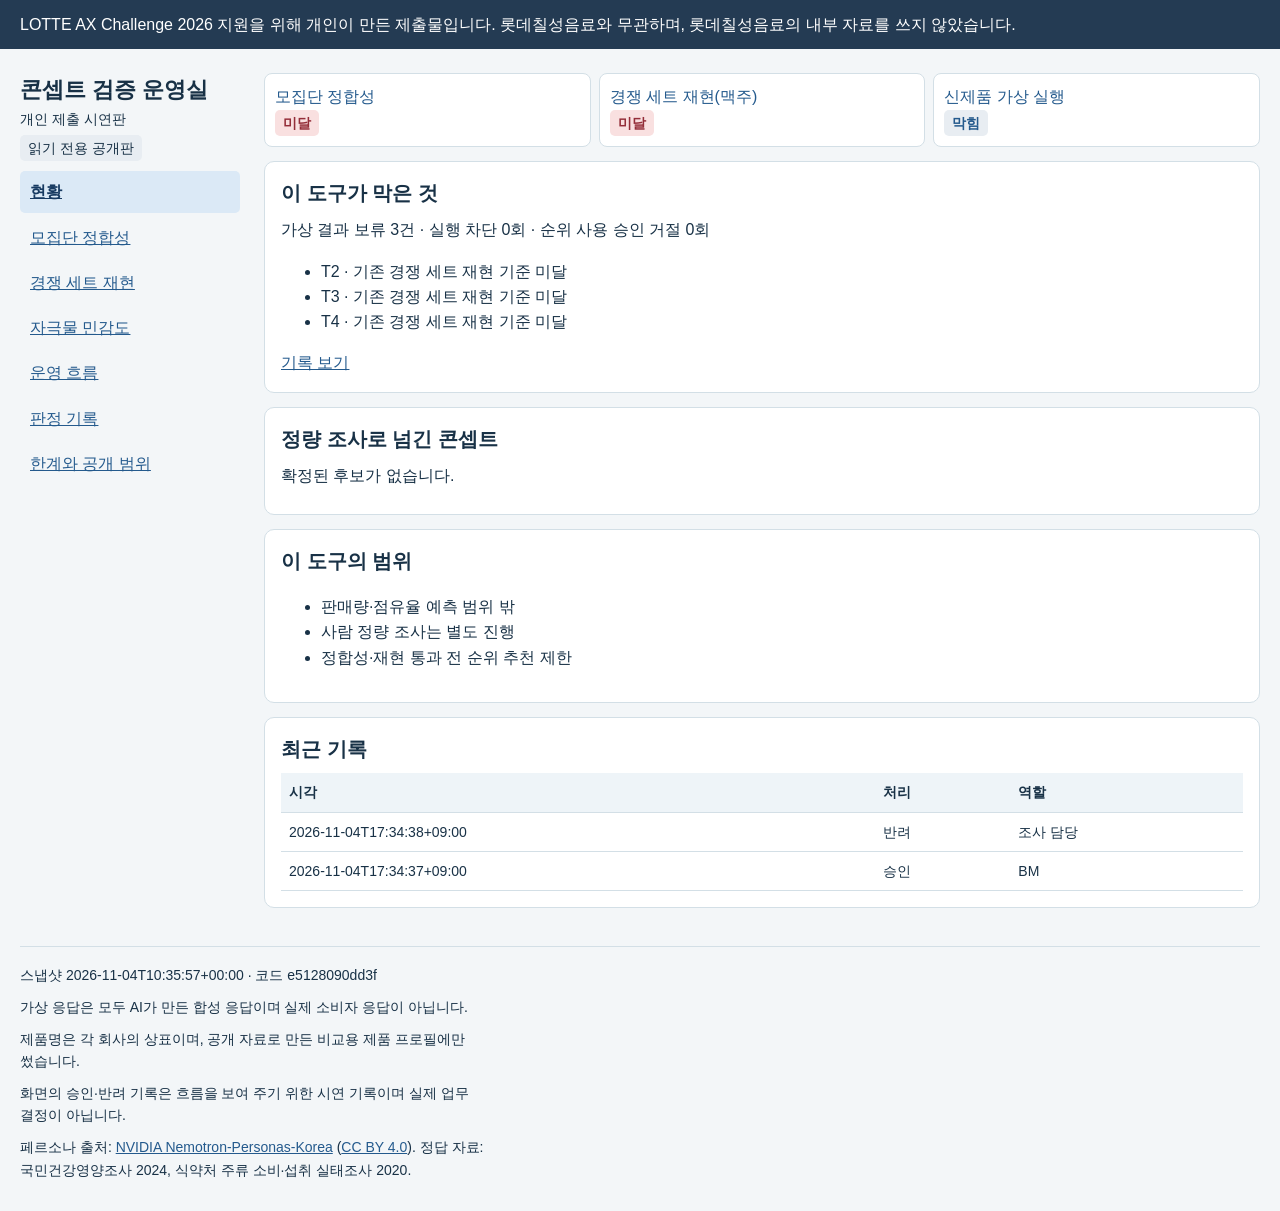
<file: docs/index.html>
<!doctype html><html lang="ko"><head><meta charset="utf-8"><meta name="viewport" content="width=device-width,initial-scale=1">
<title>콘셉트 검증 운영실 (개인 제출 시연판)</title><link rel="stylesheet" href="public.css"></head>
<body><header><div class="wrap">LOTTE AX Challenge 2026 지원을 위해 개인이 만든 제출물입니다. 롯데칠성음료와 무관하며, 롯데칠성음료의 내부 자료를 쓰지 않았습니다.</div></header>
<div class="wrap shell"><aside><h1>콘셉트 검증 운영실 <small>개인 제출 시연판</small></h1><p class="label">읽기 전용 공개판</p><nav aria-label="시연판 메뉴"></nav></aside>
<main id="screen"><p>스냅샷 불러오는 중</p></main></div>
<footer class="wrap"><p id="snapshot"></p><p>가상 응답은 모두 AI가 만든 합성 응답이며 실제 소비자 응답이 아닙니다.</p>
<p>제품명은 각 회사의 상표이며, 공개 자료로 만든 비교용 제품 프로필에만 썼습니다.</p>
<p>화면의 승인·반려 기록은 흐름을 보여 주기 위한 시연 기록이며 실제 업무 결정이 아닙니다.</p>
<p>페르소나 출처: <a href="https://huggingface.co/datasets/nvidia/Nemotron-Personas-Korea">NVIDIA Nemotron-Personas-Korea</a> (<a href="https://creativecommons.org/licenses/by/4.0/">CC BY 4.0</a>). 정답 자료: 국민건강영양조사 2024, 식약처 주류 소비·섭취 실태조사 2020.</p></footer>
<script src="fit_view.js"></script><script src="public_view.js"></script></body></html>
</file>
<file: docs/public.css>
:root{font:16px/1.58 -apple-system,BlinkMacSystemFont,"Apple SD Gothic Neo","Noto Sans KR",sans-serif;color:#183146;background:#f3f6f8;--line:#d3dfe6;--panel:#fff}
*{box-sizing:border-box}body{margin:0}header{background:#243b53;color:#fff;padding:12px 0}.wrap{width:min(100% - 32px,1240px);margin:auto}.shell{display:grid;grid-template-columns:220px minmax(0,1fr);gap:24px;padding-block:24px}
aside{min-width:0}h1{font-size:22px;margin:0}h1 small{display:block;font-weight:500;font-size:14px}.label,.tag{display:inline-block;background:#e8edf2;border-radius:5px;padding:2px 8px;font-size:14px}.good{background:#e0f4e8;color:#156c40}.bad{background:#f9e0e0;color:#942e39}.warn{background:#fae9ce;color:#895e21}
nav{display:grid;gap:4px}nav a{padding:8px 10px;border-radius:5px}nav a[aria-current]{background:#dbe9f6;color:#173a61;font-weight:650}a{color:#245a8d}main{min-width:0}.card{background:var(--panel);border:1px solid var(--line);border-radius:10px;margin:0 0 14px;padding:16px}.card h2{margin:0 0 8px;font-size:20px}
p,li,th,td{word-break:keep-all;overflow-wrap:anywhere}p,li{max-width:61ch}p{margin:5px 0 10px}.fit-strip{display:grid;grid-template-columns:repeat(3,minmax(0,1fr));gap:8px;margin-bottom:14px}.fit-strip a{padding:10px;background:#fff;border:1px solid var(--line);border-radius:8px;text-decoration:none}.fit-strip strong{display:block}
.table-wrap{overflow:auto;max-width:100%}table{border-collapse:collapse;width:100%;font-size:14px}th,td{text-align:left;padding:8px;border-bottom:1px solid var(--line);vertical-align:top}th{background:#eef4f8}.fit-bars{display:flex;gap:7px;flex-wrap:wrap}details{margin-block:10px}summary{cursor:pointer}
footer{font-size:14px;border-top:1px solid var(--line);padding-block:12px 20px}figure{margin:8px 0}img{width:100%;height:auto;border:1px solid var(--line)}input{width:min(100%,350px);padding:6px}label{display:block;font-weight:600}
@media(max-width:680px){.shell{grid-template-columns:minmax(0,1fr);gap:15px}nav{grid-template-columns:repeat(2,minmax(0,1fr))}nav a{padding:5px}.fit-strip{grid-template-columns:1fr}.card{padding:12px}.wrap{width:calc(100% - 24px)}}
</file>
